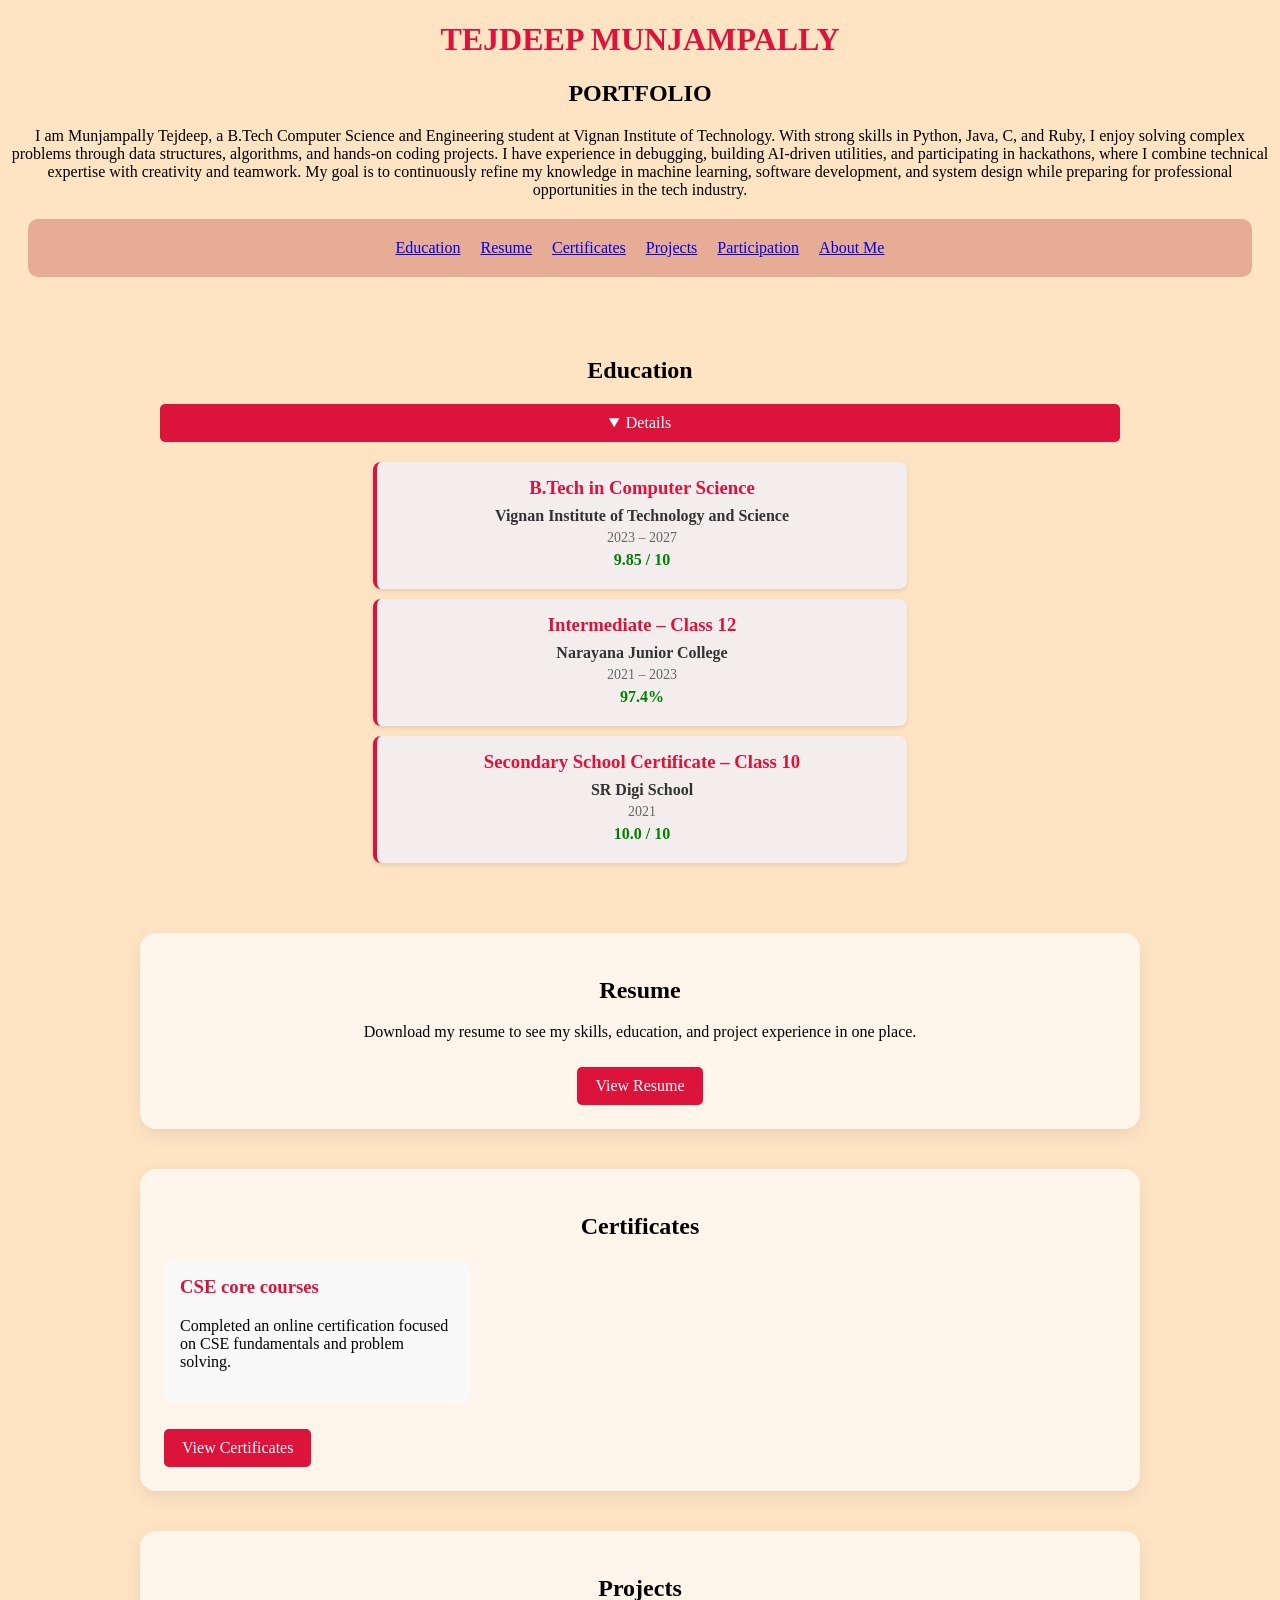
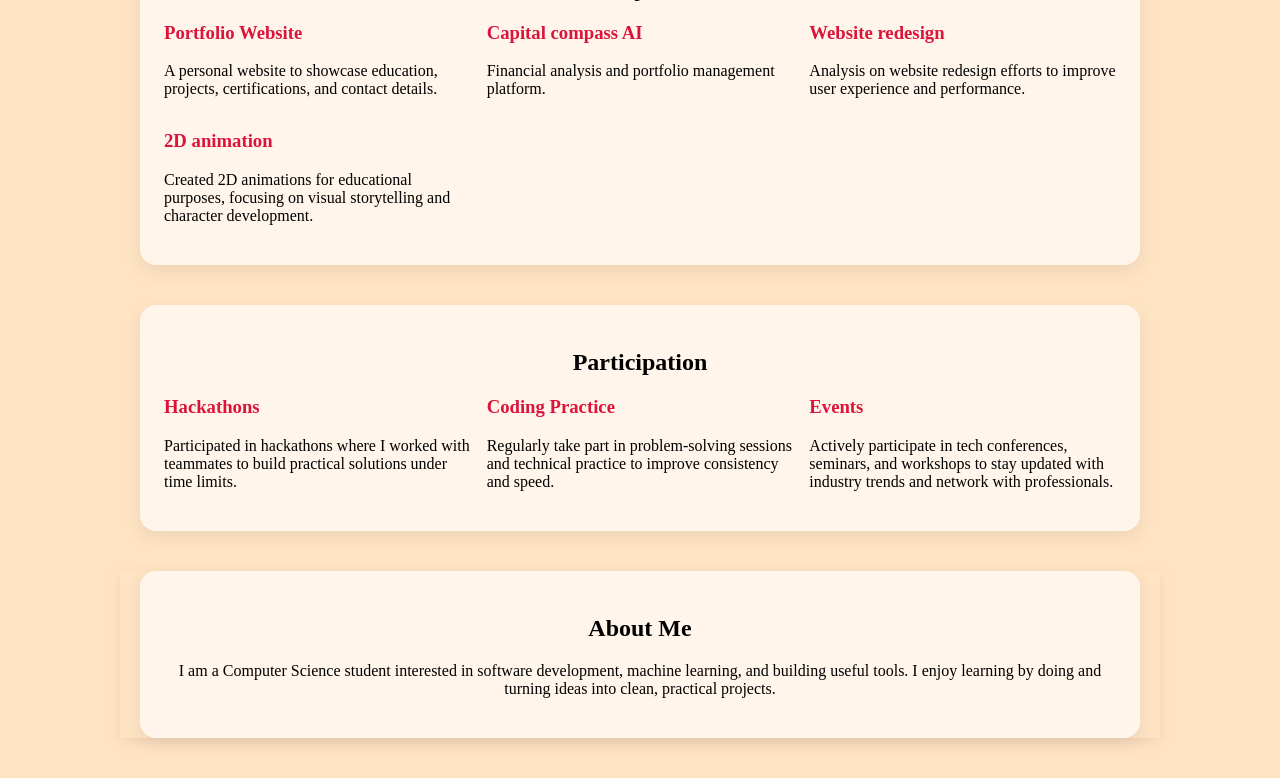
<file: index.html>
<!DOCTYPE html>
<html lang="en">
<head>
    <meta charset="UTF-8">
    <meta name="viewport" content="width=device-width, initial-scale=1.0">
    <title>Tejdeep Munjampally - Portfolio</title>
    <link rel="stylesheet" href="./index.css">
</head>
<body>
    <h1 style="color: crimson;">TEJDEEP MUNJAMPALLY</h1>
    <h2>PORTFOLIO</h2>
    <p style="text-align: center;">I am Munjampally Tejdeep, a B.Tech Computer Science and Engineering student at Vignan Institute of Technology. With strong skills in Python, Java, C, and Ruby, I enjoy solving complex problems through data structures, algorithms, and hands-on coding projects. I have experience in debugging, building AI-driven utilities, and participating in hackathons, where I combine technical expertise with creativity and teamwork. My goal is to continuously refine my knowledge in machine learning, software development, and system design while preparing for professional opportunities in the tech industry.</p>
        <div class="navbar">
        <div class="one">
            <ul class="nav-links">
              <li><a href="#education">Education</a></li>
              <li><a href="#resume">Resume</a></li>
              <li><a href="#certificates">Certificates</a></li>
              <li><a href="#projects">Projects</a></li>
              <li><a href="#participation">Participation</a></li>
              <li><a href="#about-me">About Me</a></li>
            </ul>
        </div>
    </div>
    <!-- Education Section -->
  <section id="education" class="education">
    <div class="home-content">
      <h2>Education</h2>
      <details class="education-toggle" open>
        <summary class="btn">Details</summary>
        <div class="details-content">
          <div class="ed">
            <h3>B.Tech in Computer Science</h3>
            <p class="institution">Vignan Institute of Technology and Science</p>
            <p class="year">2023 – 2027</p>
            <p class="grade">9.85 / 10</p>
          </div>

          <div class="ed">
            <h3>Intermediate – Class 12</h3>
            <p class="institution">Narayana Junior College</p>
            <p class="year">2021 – 2023</p>
            <p class="grade">97.4%</p>
          </div>

          <div class="ed">
            <h3>Secondary School Certificate – Class 10</h3>
            <p class="institution">SR Digi School</p>
            <p class="year">2021</p>
            <p class="grade">10.0 / 10</p>
          </div>
        </div>
      </details>
    </div>
  </section>

  <section id="resume" class="portfolio-section">
    <div class="section-card">
      <h2>Resume</h2>
      <p>Download my resume to see my skills, education, and project experience in one place.</p>
      <a class="btn-link" href="./23891A05A6_tejdeep.pdf" target="_blank" rel="noopener noreferrer">View Resume</a>
    </div>
  </section>

  <section id="certificates" class="portfolio-section">
    <div class="section-card">
      <h2>Certificates</h2>
      <div class="info-grid">
        <article class="three">
          <h3>CSE core courses</h3>
          <p>Completed an online certification focused on CSE fundamentals and problem solving.</p>
        </article>
        <a class="btn-link" href="./ilovepdf_merged.pdf" target="_blank" rel="noopener noreferrer">View Certificates</a>
        
      </div>
    </div>
  </section>

  <section id="projects" class="portfolio-section">
    <div class="section-card">
      <h2>Projects</h2>
      <div class="info-grid">
        <article class="one">
          <h3>Portfolio Website</h3>
          <p>A personal website to showcase education, projects, certifications, and contact details.</p>
        </article>
        <article class="one">
          <h3>Capital compass AI</h3>
          <p>Financial analysis and portfolio management platform.</p>
        </article>
        <article class="one">
          <h3>Website redesign</h3>
          <p>Analysis on website redesign efforts to improve user experience and performance.</p>
        </article>
        <article class="one">
          <h3>2D animation</h3>
          <p>Created 2D animations for educational purposes, focusing on visual storytelling and character development.</p>
        </article>

      </div>
    </div>
  </section>

  <section id="participation" class="portfolio-section">
    <div class="section-card">
      <h2>Participation</h2>
      <div class="four">
        <article class="one">
          <h3>Hackathons</h3>
          <p>Participated in hackathons where I worked with teammates to build practical solutions under time limits.</p>
        </article>
        <article class="one">
          <h3>Coding Practice</h3>
          <p>Regularly take part in problem-solving sessions and technical practice to improve consistency and speed.</p>
        </article>
        <article class="one">
          <h3>Events</h3>
          <p>Actively participate in tech conferences, seminars, and workshops to stay updated with industry trends and network with professionals.</p>
        </article>

      </div>
    </div>
  </section>

  <section id="about-me" class="two">
    <div class="section-card">
      <h2>About Me</h2>
      <p>I am a Computer Science student interested in software development, machine learning, and building useful tools. I enjoy learning by doing and turning ideas into clean, practical projects.</p>
    </div>
  </section>

    
</body>
</html>
</file>
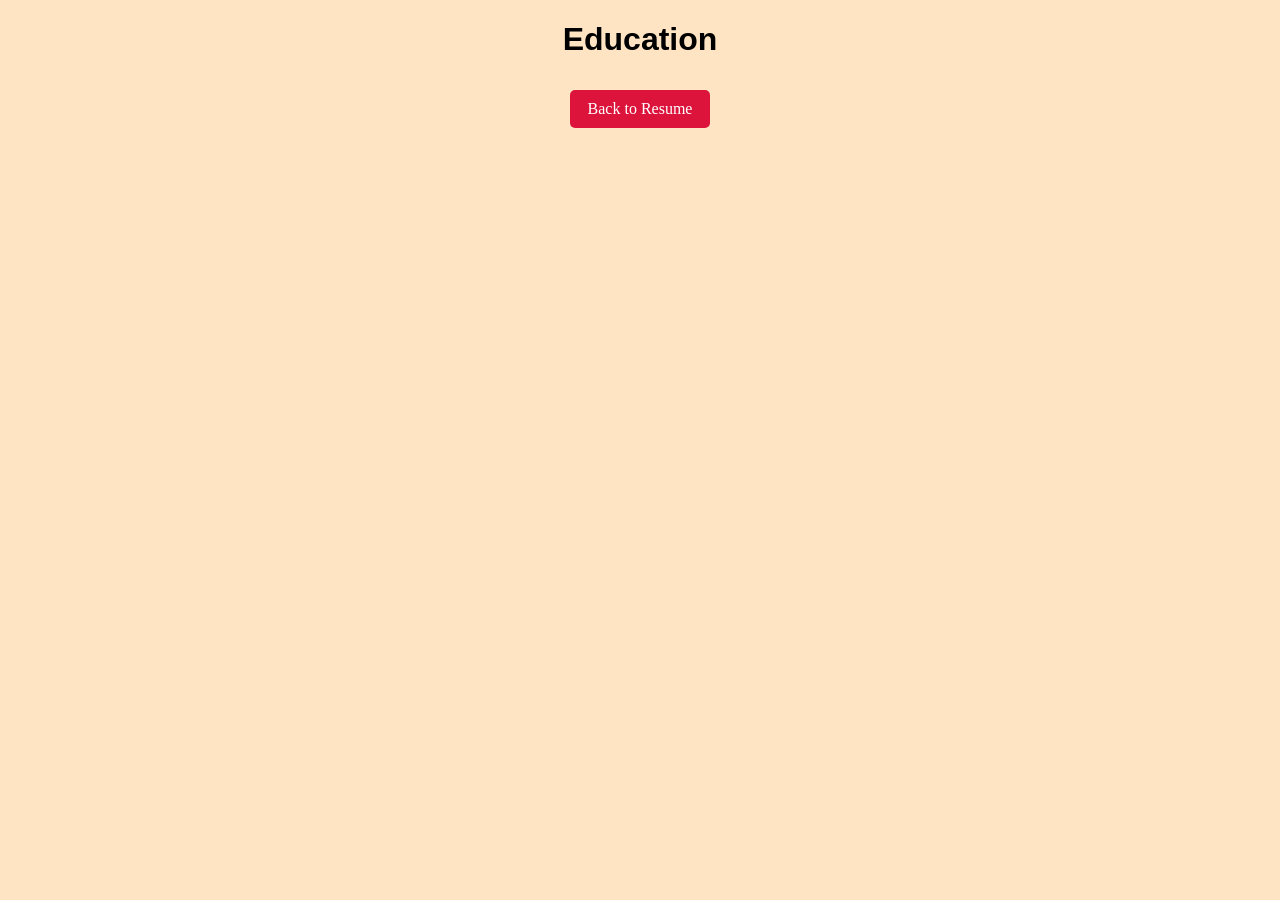
<file: education.html>
<!DOCTYPE html>
<html lang="en">
<head>
    <meta charset="UTF-8">
    <meta name="viewport" content="width=device-width, initial-scale=1.0">
    <title>Education - Tejdeep Munjampally</title>
    <link rel="stylesheet" href="./index.css">
</head>
<body>
    <h1 style="font-family: 'Gill Sans', 'Gill Sans MT', Calibri, 'Trebuchet MS', sans-serif;">Education</h1>
    <a href="index.html#resume" class="btn-link">Back to Resume</a>
</body>
</html>
</file>
<file: index.css>
body{
    text-align: center;
    background-color: bisque;
}

.btn {
    background-color: crimson;
    color: white;
    padding: 10px 20px;
    border: none;
    border-radius: 5px;
    cursor: pointer;
    font-size: 16px;
    transition: background-color 0.3s ease;
}

.btn:hover {
    background-color: darkred;
}

.details-content {
    margin-top: 20px;
    transition: all 0.3s ease;
}

.ed{
    background-color: #f3eded;
    padding: 15px;
    margin: 10px auto;
    border-radius: 8px;
    max-width: 500px;
    box-shadow: 0 2px 5px rgba(0, 0, 0, 0.1);
    border-left: 4px solid crimson;
}

.ed h3 {
    margin: 0 0 8px 0;
    color: crimson;
}

.ed .institution {
    font-weight: bold;
    margin: 5px 0;
    color: #333;
}

.ed .year {
    color: #666;
    font-size: 14px;
    margin: 5px 0;
}

.ed .grade {
    color: green;
    font-weight: bold;
    margin: 5px 0;
}
.img{
    border-radius: 20px;
}
.nav-links{
    display: flex;
    justify-content: center;
    gap: 20px;
    list-style: none;
    background-color: rgba(175, 48, 48, 0.315);
    margin: 20px;
    padding: 20px;
    border-radius: 10px;
}

.two{
    margin: 40px auto;
    padding: 0 20px;
    max-width: 1000px;
    box-shadow: 0 4px 12px rgba(132, 63, 63, 0.1);
}

.section-card {
    background-color: rgba(255, 255, 255, 0.65);
    border-radius: 16px;
    padding: 24px;
    box-shadow: 0 6px 18px rgba(0, 0, 0, 0.08);
}

.btn-link {
    display: inline-block;
    margin-top: 10px;
    background-color: crimson;
    color: white;
    padding: 10px 18px;
    border-radius: 5px;
    text-decoration: none;
}

.btn-link:hover {
    background-color: darkred;
}

.four {
    display: grid;
    grid-template-columns: repeat(auto-fit, minmax(220px, 1fr));
    gap: 16px;
    margin-top: 16px;
}

.one {
    border-radius: 10px;
    text-align: left;
}

.one h3 {
    margin-top: 0;
    color: crimson;
}

.three {
    background-color: #f9f9f9;
    padding: 16px;
    border-radius: 10px;
    text-align: left;
}

.three h3 {
    color: crimson;
    margin-top: 0;
}

.portfolio-section {
    margin: 40px auto;
    padding: 0 20px;
    max-width: 1000px;
}

.education {
    margin: 40px auto;
    padding: 0 20px;
    max-width: 1000px;
}

.home-content {
    padding: 20px;
}

.education-toggle {
    width: 100%;
}

.education-toggle summary {
    cursor: pointer;
    outline: none;
}

.info-grid {
    display: grid;
    grid-template-columns: repeat(auto-fit, minmax(250px, 1fr));
    gap: 16px;
    margin-top: 16px;
}

.info-grid a {
    grid-column: 1 / -1;
    width: fit-content;
}
</file>
